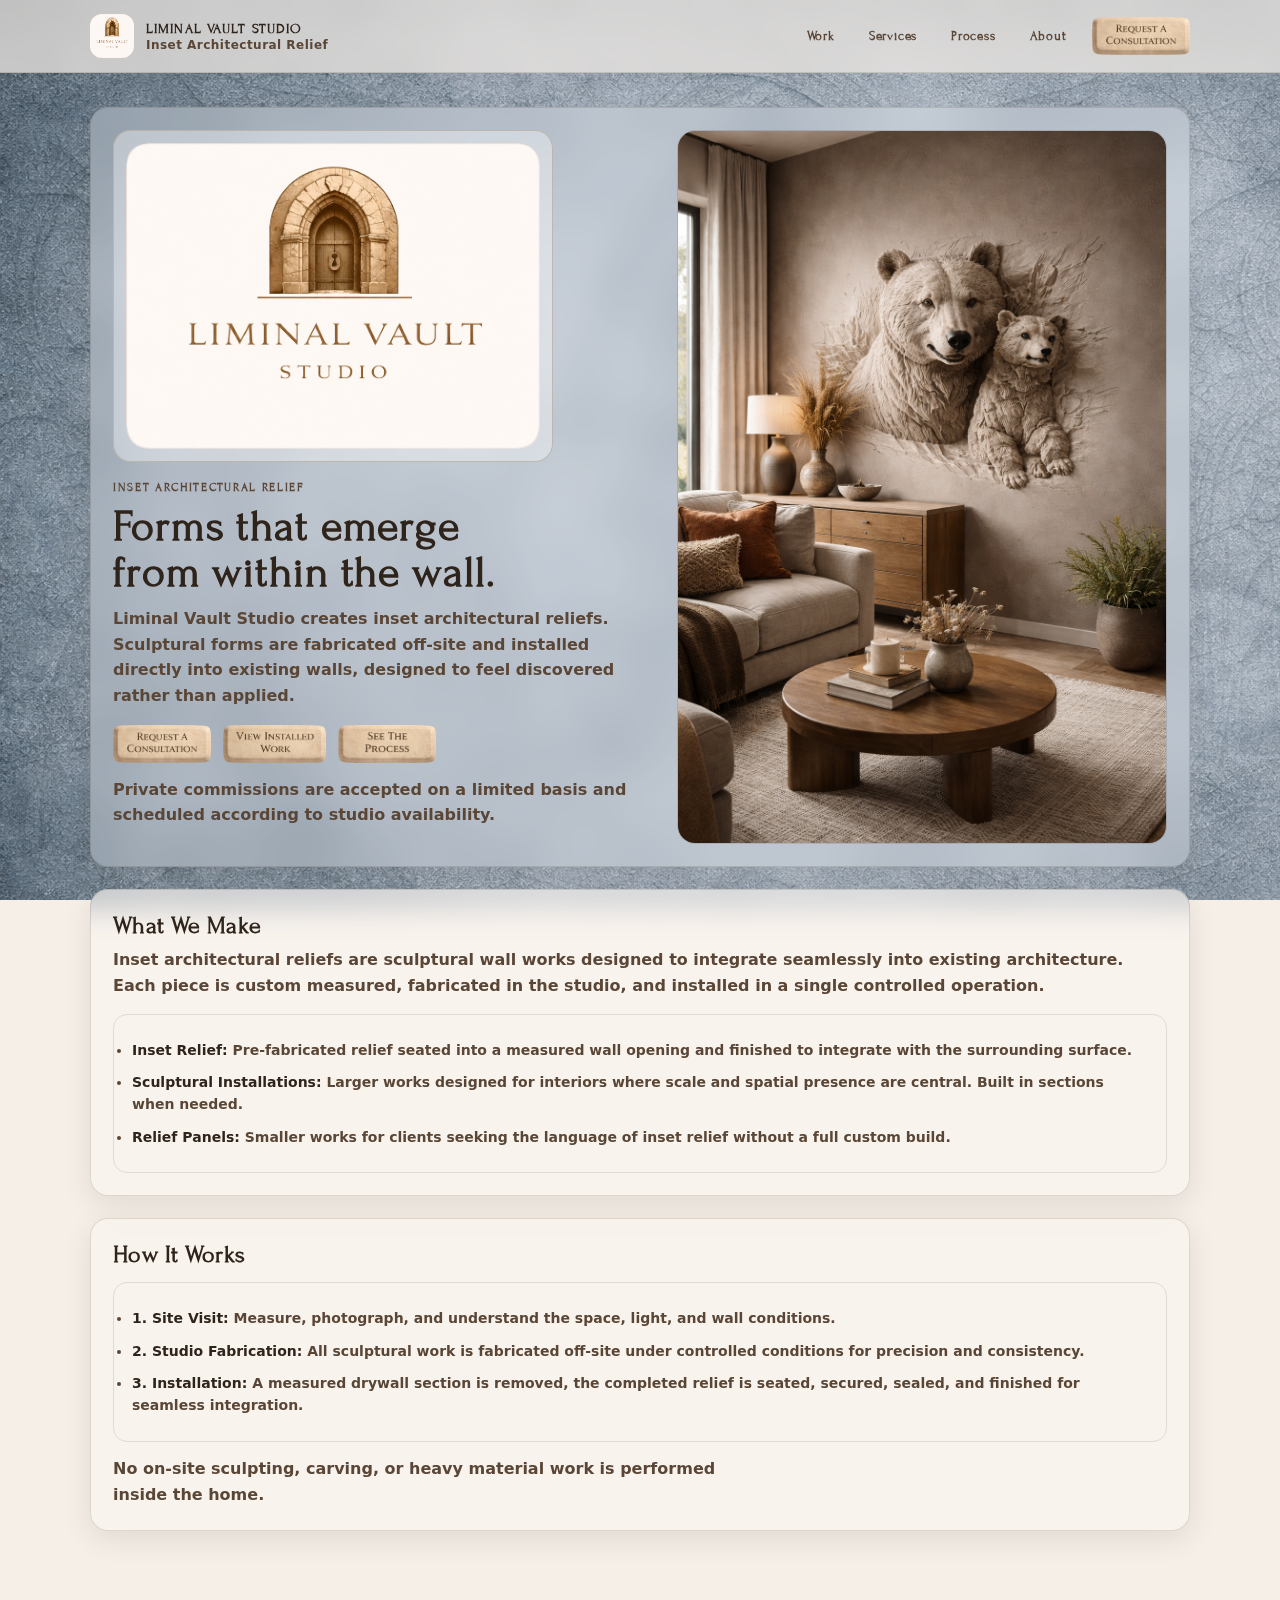
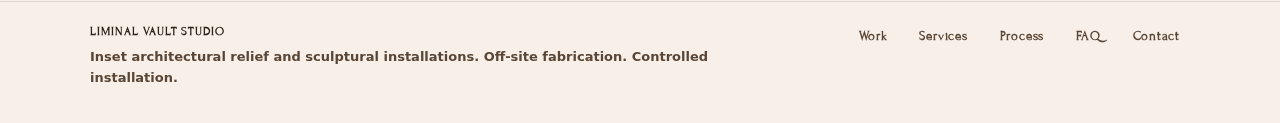
<file: index.html>
<!doctype html>
<html lang="en">
<head>
  <meta charset="utf-8" />
  <title>Liminal Vault Studio | Inset Architectural Relief</title>
  <meta name="viewport" content="width=device-width, initial-scale=1" />
  <meta name="description" content="Inset architectural relief and sculptural installations. Off-site fabrication, controlled installation, quiet authority." />

  <link rel="preconnect" href="https://fonts.googleapis.com" />
  <link rel="preconnect" href="https://fonts.gstatic.com" crossorigin />
  <link href="https://fonts.googleapis.com/css2?family=Forum&family=Cinzel:wght@500;700&display=swap" rel="stylesheet" />
  <link rel="stylesheet" href="styles.css" />
</head>

<body>
  <header class="site-header">
    <div class="wrap header-inner">
      <a class="brand" href="index.html" aria-label="Liminal Vault Studio home">
        <img src="assets/lvs-logo.png" alt="Liminal Vault Studio logo" />
        <div class="title">
          <strong>Liminal Vault Studio</strong>
          <span>Inset Architectural Relief</span>
        </div>
      </a>

      <nav class="nav" aria-label="Primary">
        <a href="work.html">Work</a>
        <a href="services.html">Services</a>
        <a href="process.html">Process</a>
        <a href="about.html">About</a>

        <!-- PNG CTA in nav -->
        <a href="contact.html" class="cta cta-img" aria-label="Request Consultation">
          <img src="lvs-btns/req-consult.png" alt="Request Consultation" />
        </a>
      </nav>
    </div>
  </header>

  <main class="main">
    <div class="wrap">

      <!-- HERO -->
      <section class="panel hero">
        <div class="hero-grid">

          <!-- LEFT: LOGO + COPY -->
          <div>
            <div class="hero-logo" aria-label="Liminal Vault Studio mark">
              <img src="assets/lvs-logo.png" alt="Liminal Vault Studio" />
            </div>

            <p class="kicker">Inset Architectural Relief</p>

            <h1 class="h1">
              Forms that emerge<br />
              from within the wall.
            </h1>

            <p class="lead">
              Liminal Vault Studio creates inset architectural reliefs.
              Sculptural forms are fabricated off-site and installed directly into existing walls,
              designed to feel discovered rather than applied.
            </p>

            <!-- PNG BUTTONS -->
            <div class="btn-row" aria-label="Primary actions">
              <a class="btn-img" href="contact.html" aria-label="Request a Consultation">
                <img src="lvs-btns/req-consult.png" alt="Request a Consultation" />
              </a>

              <a class="btn-img" href="work.html" aria-label="View Installed Work">
                <img src="lvs-btns/view-installed-work.png" alt="View Installed Work" />
              </a>

              <a class="btn-img" href="process.html" aria-label="See the Process">
                <img src="lvs-btns/see-process.png" alt="See the Process" />
              </a>
            </div>

            <p class="lead" style="margin-top:14px">
              Private commissions are accepted on a limited basis and scheduled according to studio availability.
            </p>
          </div>

          <!-- RIGHT: PROOF IMAGE -->
          <div class="hero-media">
            <img
              src="assets/bears.png"
              alt="Inset architectural relief of a bear and cub emerging from a wall"
            />
          </div>

        </div>
      </section>

      <!-- WHAT WE MAKE -->
      <section class="panel section">
        <h2>What We Make</h2>
        <p>
          Inset architectural reliefs are sculptural wall works designed to integrate seamlessly into existing architecture.
          Each piece is custom measured, fabricated in the studio, and installed in a single controlled operation.
        </p>

        <ul class="note" style="margin-top:14px">
          <li><strong>Inset Relief:</strong> Pre-fabricated relief seated into a measured wall opening and finished to integrate with the surrounding surface.</li>
          <li><strong>Sculptural Installations:</strong> Larger works designed for interiors where scale and spatial presence are central. Built in sections when needed.</li>
          <li><strong>Relief Panels:</strong> Smaller works for clients seeking the language of inset relief without a full custom build.</li>
        </ul>
      </section>

      <!-- HOW IT WORKS -->
      <section class="panel section">
        <h2>How It Works</h2>

        <ul class="note" style="margin-top:14px">
          <li><strong>1. Site Visit:</strong> Measure, photograph, and understand the space, light, and wall conditions.</li>
          <li><strong>2. Studio Fabrication:</strong> All sculptural work is fabricated off-site under controlled conditions for precision and consistency.</li>
          <li><strong>3. Installation:</strong> A measured drywall section is removed, the completed relief is seated, secured, sealed, and finished for seamless integration.</li>
        </ul>

        <p class="lead" style="margin-top:14px">
          No on-site sculpting, carving, or heavy material work is performed inside the home.
        </p>
      </section>

    </div>
  </main>

  <footer class="site-footer">
    <div class="wrap footer-inner">
      <div class="left">
        <strong>Liminal Vault Studio</strong>
        <p>
          Inset architectural relief and sculptural installations.
          Off-site fabrication. Controlled installation.
        </p>
      </div>
      <div class="footer-links">
        <a href="work.html">Work</a>
        <a href="services.html">Services</a>
        <a href="process.html">Process</a>
        <a href="faq.html">FAQ</a>
        <a href="contact.html">Contact</a>
      </div>
    </div>
  </footer>
</body>
</html>
</file>
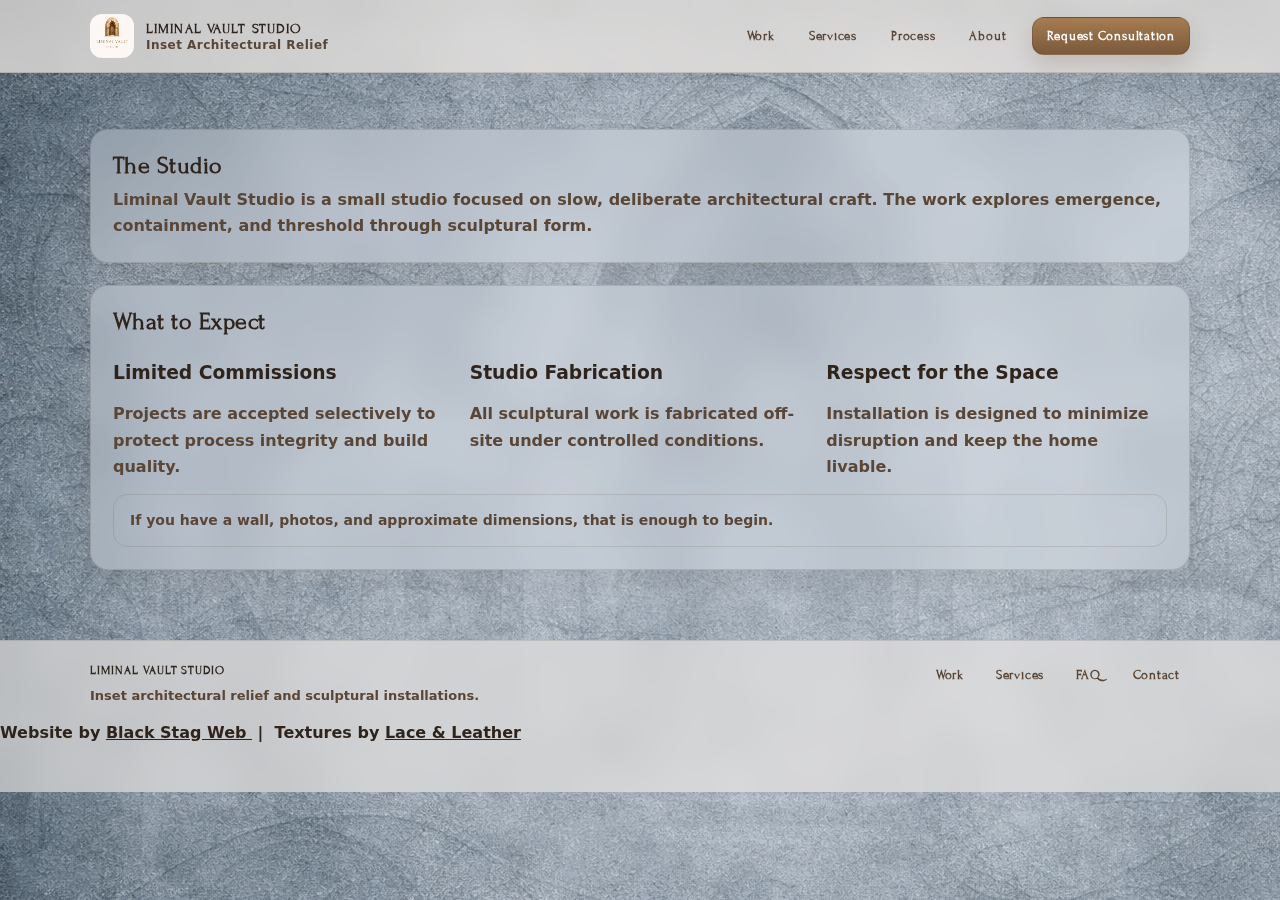
<file: about.html>
<!doctype html>
<html lang="en">
<head>
  <meta charset="utf-8" />
  <title>About | Liminal Vault Studio</title>
  <meta name="viewport" content="width=device-width, initial-scale=1" />
  <meta name="description" content="A small studio focused on slow, deliberate architectural craft." />

  <link rel="preconnect" href="https://fonts.googleapis.com" />
<link rel="preconnect" href="https://fonts.gstatic.com" crossorigin />
<link href="https://fonts.googleapis.com/css2?family=Forum&family=Cinzel:wght@500;700&display=swap" rel="stylesheet" />
<link rel="stylesheet" href="styles.css" />
</head>

<body>
  <header class="site-header">
    <div class="wrap header-inner">
      <a class="brand" href="index.html">
        <img src="assets/lvs-logo.png" alt="Liminal Vault Studio logo" />
        <div class="title">
          <strong>Liminal Vault Studio</strong>
          <span>Inset Architectural Relief</span>
        </div>
      </a>

      <nav class="nav" aria-label="Primary">
        <a href="work.html">Work</a>
        <a href="services.html">Services</a>
        <a href="process.html">Process</a>
        <a href="about.html">About</a>
        <a href="contact.html" class="cta">Request Consultation</a>
      </nav>
    </div>
  </header>

  <main class="main">
    <div class="wrap">
      <section class="panel section">
        <h2>The Studio</h2>
        <p>
          Liminal Vault Studio is a small studio focused on slow, deliberate architectural craft.
          The work explores emergence, containment, and threshold through sculptural form.
        </p>
      </section>

      <section class="panel section">
        <h2>What to Expect</h2>
        <div class="grid-3">
          <div class="card">
            <h3>Limited Commissions</h3>
            <p>Projects are accepted selectively to protect process integrity and build quality.</p>
          </div>
          <div class="card">
            <h3>Studio Fabrication</h3>
            <p>All sculptural work is fabricated off-site under controlled conditions.</p>
          </div>
          <div class="card">
            <h3>Respect for the Space</h3>
            <p>Installation is designed to minimize disruption and keep the home livable.</p>
          </div>
        </div>

        <div class="note">
          If you have a wall, photos, and approximate dimensions, that is enough to begin.
        </div>
      </section>
    </div>
  </main>

  <footer class="site-footer">
    <div class="wrap footer-inner">
      <div class="left">
        <strong>Liminal Vault Studio</strong>
        <p>Inset architectural relief and sculptural installations.</p>
      </div>
      <div class="footer-links">
        <a href="work.html">Work</a>
        <a href="services.html">Services</a>
        <a href="faq.html">FAQ</a>
        <a href="contact.html">Contact</a>
      </div>
    </div>
    <div class="footer-attribution">
  <p>
    Website by
    <a href="https://blackstagweb.com" target="_blank" rel="noopener">
      Black Stag Web
    </a>
    &nbsp;|&nbsp;
    Textures by
    <a href="https://laceleatherarcane.com" target="_blank" rel="noopener">
      Lace &amp; Leather
    </a>
  </p>
</div>
  </footer>
</body>
</html>
</file>
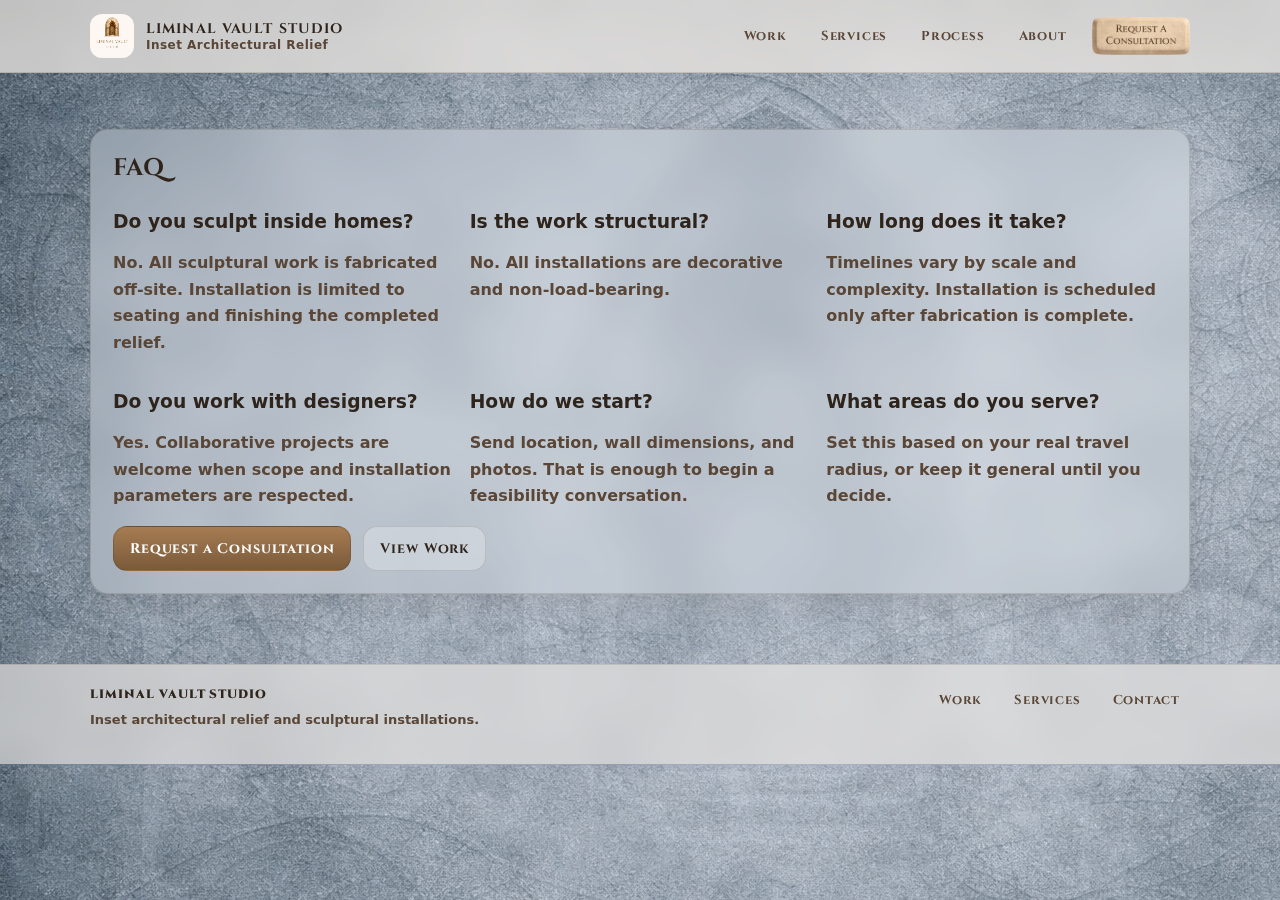
<file: faq.html>
<!doctype html>
<html lang="en">
<head>
  <meta charset="utf-8" />
  <title>FAQ | Liminal Vault Studio</title>
  <meta name="viewport" content="width=device-width, initial-scale=1" />
  <meta name="description" content="Answers about fabrication, installation, and scope." />

  <link rel="preconnect" href="https://fonts.googleapis.com" />
  <link rel="preconnect" href="https://fonts.gstatic.com" crossorigin />
  <link href="https://fonts.googleapis.com/css2?family=Cinzel:wght@500;700&display=swap" rel="stylesheet" />
  <link rel="stylesheet" href="styles.css" />
</head>

<body>
  <header class="site-header">
    <div class="wrap header-inner">
      <a class="brand" href="index.html">
        <img src="assets/lvs-logo.png" alt="Liminal Vault Studio logo" />
        <div class="title">
          <strong>Liminal Vault Studio</strong>
          <span>Inset Architectural Relief</span>
        </div>
      </a>

      <nav class="nav" aria-label="Primary">
        <a href="work.html">Work</a>
        <a href="services.html">Services</a>
        <a href="process.html">Process</a>
        <a href="about.html">About</a>
        <a href="contact.html" class="cta cta-img" aria-label="Request Consultation">
  <img src="lvs-btns/req-consult.png" alt="Request Consultation" />
</a>
      </nav>
    </div>
  </header>

  <main class="main">
    <div class="wrap">
      <section class="panel section">
        <h2>FAQ</h2>

        <div class="grid-3">
          <div class="card">
            <h3>Do you sculpt inside homes?</h3>
            <p>No. All sculptural work is fabricated off-site. Installation is limited to seating and finishing the completed relief.</p>
          </div>

          <div class="card">
            <h3>Is the work structural?</h3>
            <p>No. All installations are decorative and non-load-bearing.</p>
          </div>

          <div class="card">
            <h3>How long does it take?</h3>
            <p>Timelines vary by scale and complexity. Installation is scheduled only after fabrication is complete.</p>
          </div>

          <div class="card">
            <h3>Do you work with designers?</h3>
            <p>Yes. Collaborative projects are welcome when scope and installation parameters are respected.</p>
          </div>

          <div class="card">
            <h3>How do we start?</h3>
            <p>Send location, wall dimensions, and photos. That is enough to begin a feasibility conversation.</p>
          </div>

          <div class="card">
            <h3>What areas do you serve?</h3>
            <p>Set this based on your real travel radius, or keep it general until you decide.</p>
          </div>
        </div>

        <div class="hero-actions" style="margin-top:16px">
          <a class="btn primary" href="contact.html">Request a Consultation</a>
          <a class="btn" href="work.html">View Work</a>
        </div>
      </section>
    </div>
  </main>

  <footer class="site-footer">
    <div class="wrap footer-inner">
      <div class="left">
        <strong>Liminal Vault Studio</strong>
        <p>Inset architectural relief and sculptural installations.</p>
      </div>
      <div class="footer-links">
        <a href="work.html">Work</a>
        <a href="services.html">Services</a>
        <a href="contact.html">Contact</a>
      </div>
    </div>
  </footer>
</body>
</html>
</file>
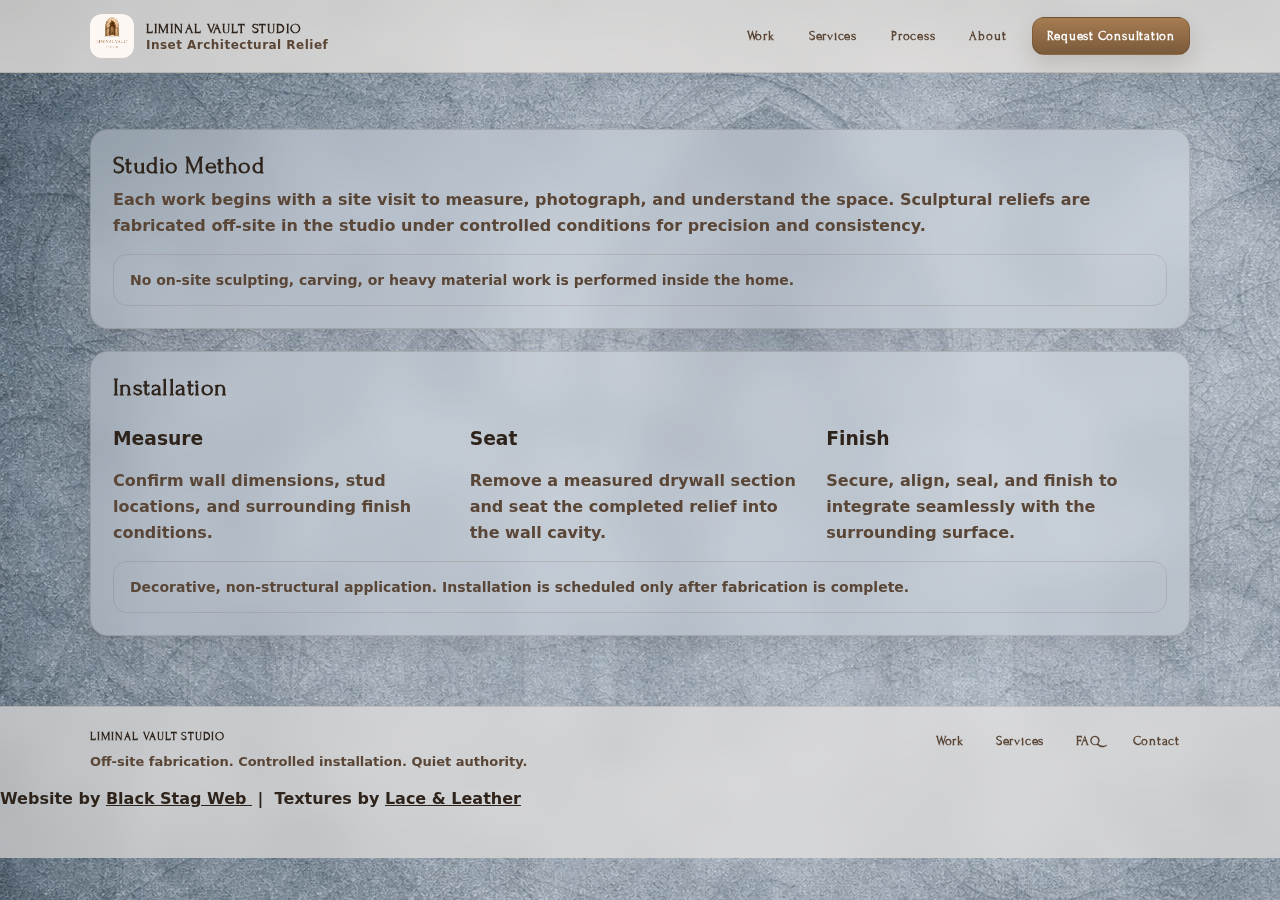
<file: process.html>
<!doctype html>
<html lang="en">
<head>
  <meta charset="utf-8" />
  <title>Process | Liminal Vault Studio</title>
  <meta name="viewport" content="width=device-width, initial-scale=1" />
  <meta name="description" content="Off-site fabrication and controlled installation for inset architectural relief." />

  <link rel="preconnect" href="https://fonts.googleapis.com" />
<link rel="preconnect" href="https://fonts.gstatic.com" crossorigin />
<link href="https://fonts.googleapis.com/css2?family=Forum&family=Cinzel:wght@500;700&display=swap" rel="stylesheet" />
<link rel="stylesheet" href="styles.css" />
</head>

<body>
  <header class="site-header">
    <div class="wrap header-inner">
      <a class="brand" href="index.html">
        <img src="assets/lvs-logo.png" alt="Liminal Vault Studio logo" />
        <div class="title">
          <strong>Liminal Vault Studio</strong>
          <span>Inset Architectural Relief</span>
        </div>
      </a>

      <nav class="nav" aria-label="Primary">
        <a href="work.html">Work</a>
        <a href="services.html">Services</a>
        <a href="process.html">Process</a>
        <a href="about.html">About</a>
        <a href="contact.html" class="cta">Request Consultation</a>
      </nav>
    </div>
  </header>

  <main class="main">
    <div class="wrap">
      <section class="panel section">
        <h2>Studio Method</h2>
        <p>
          Each work begins with a site visit to measure, photograph, and understand the space.
          Sculptural reliefs are fabricated off-site in the studio under controlled conditions for precision and consistency.
        </p>
        <div class="note">
          No on-site sculpting, carving, or heavy material work is performed inside the home.
        </div>
      </section>

      <section class="panel section">
        <h2>Installation</h2>
        <div class="grid-3">
          <div class="card">
            <h3>Measure</h3>
            <p>Confirm wall dimensions, stud locations, and surrounding finish conditions.</p>
          </div>
          <div class="card">
            <h3>Seat</h3>
            <p>Remove a measured drywall section and seat the completed relief into the wall cavity.</p>
          </div>
          <div class="card">
            <h3>Finish</h3>
            <p>Secure, align, seal, and finish to integrate seamlessly with the surrounding surface.</p>
          </div>
        </div>

        <div class="note">
          Decorative, non-structural application. Installation is scheduled only after fabrication is complete.
        </div>
      </section>
    </div>
  </main>

  <footer class="site-footer">
    <div class="wrap footer-inner">
      <div class="left">
        <strong>Liminal Vault Studio</strong>
        <p>Off-site fabrication. Controlled installation. Quiet authority.</p>
      </div>
      <div class="footer-links">
        <a href="work.html">Work</a>
        <a href="services.html">Services</a>
        <a href="faq.html">FAQ</a>
        <a href="contact.html">Contact</a>
      </div>
    </div>
    <div class="footer-attribution">
  <p>
    Website by
    <a href="https://blackstagweb.com" target="_blank" rel="noopener">
      Black Stag Web
    </a>
    &nbsp;|&nbsp;
    Textures by
    <a href="https://laceleatherarcane.com" target="_blank" rel="noopener">
      Lace &amp; Leather
    </a>
  </p>
</div>
  </footer>
</body>
</html>
</file>
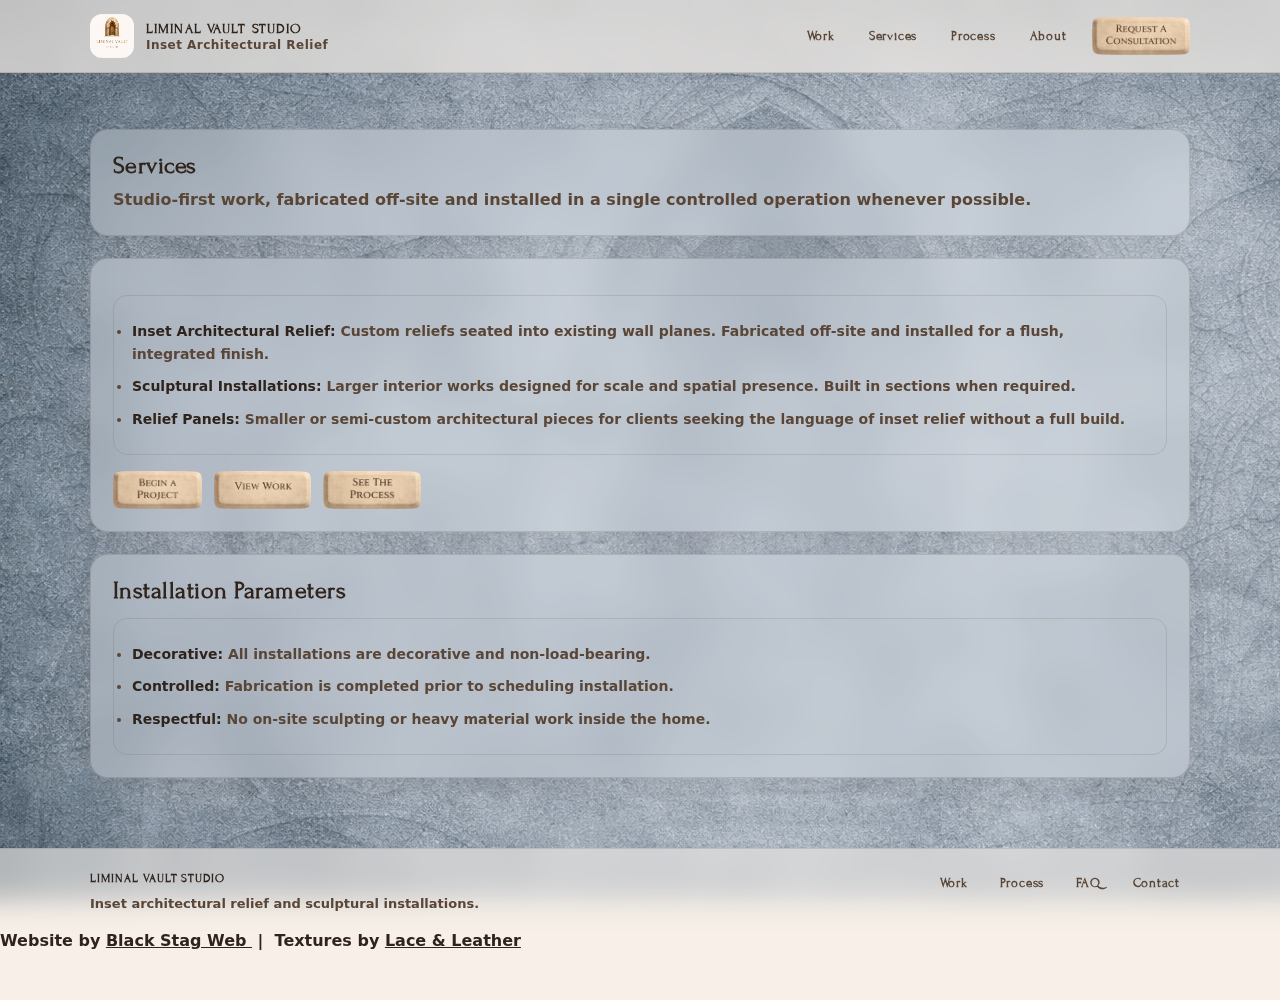
<file: services.html>
<!doctype html>
<html lang="en">
<head>
  <meta charset="utf-8" />
  <title>Services | Liminal Vault Studio</title>
  <meta name="viewport" content="width=device-width, initial-scale=1" />
  <meta name="description" content="Inset architectural relief, sculptural installations, and relief panels." />

  <link rel="preconnect" href="https://fonts.googleapis.com" />
  <link rel="preconnect" href="https://fonts.gstatic.com" crossorigin />
  <link href="https://fonts.googleapis.com/css2?family=Forum&family=Cinzel:wght@500;700&display=swap" rel="stylesheet" />
  <link rel="stylesheet" href="styles.css" />
</head>

<body>
  <header class="site-header">
    <div class="wrap header-inner">
      <a class="brand" href="index.html">
        <img src="assets/lvs-logo.png" alt="Liminal Vault Studio logo" />
        <div class="title">
          <strong>Liminal Vault Studio</strong>
          <span>Inset Architectural Relief</span>
        </div>
      </a>

      <nav class="nav" aria-label="Primary">
        <a href="work.html">Work</a>
        <a href="services.html">Services</a>
        <a href="process.html">Process</a>
        <a href="about.html">About</a>

        <!-- PNG CTA in nav -->
        <a href="contact.html" class="cta cta-img" aria-label="Request Consultation">
          <img src="lvs-btns/req-consult.png" alt="Request Consultation" />
        </a>
      </nav>
    </div>
  </header>

  <main class="main">
    <div class="wrap">
      <section class="panel section">
        <h2>Services</h2>
        <p>Studio-first work, fabricated off-site and installed in a single controlled operation whenever possible.</p>
      </section>

      <!-- SERVICES (no cards) -->
      <section class="panel section">
        <ul class="note">
          <li><strong>Inset Architectural Relief:</strong> Custom reliefs seated into existing wall planes. Fabricated off-site and installed for a flush, integrated finish.</li>
          <li><strong>Sculptural Installations:</strong> Larger interior works designed for scale and spatial presence. Built in sections when required.</li>
          <li><strong>Relief Panels:</strong> Smaller or semi-custom architectural pieces for clients seeking the language of inset relief without a full build.</li>
        </ul>

        <!-- PNG BUTTONS -->
        <div class="btn-row" style="margin-top:16px" aria-label="Service actions">
          <a class="btn-img" href="contact.html" aria-label="Begin a Project">
            <img src="lvs-btns/begin-project.png" alt="Begin a Project" />
          </a>

          <a class="btn-img" href="work.html" aria-label="View Work">
            <img src="lvs-btns/view-work.png" alt="View Work" />
          </a>

          <a class="btn-img" href="process.html" aria-label="See the Process">
            <img src="lvs-btns/see-process.png" alt="See the Process" />
          </a>
        </div>
      </section>

      <section class="panel section">
        <h2>Installation Parameters</h2>

        <ul class="note" style="margin-top:14px">
          <li><strong>Decorative:</strong> All installations are decorative and non-load-bearing.</li>
          <li><strong>Controlled:</strong> Fabrication is completed prior to scheduling installation.</li>
          <li><strong>Respectful:</strong> No on-site sculpting or heavy material work inside the home.</li>
        </ul>
      </section>
    </div>
  </main>

  <footer class="site-footer">
    <div class="wrap footer-inner">
      <div class="left">
        <strong>Liminal Vault Studio</strong>
        <p>Inset architectural relief and sculptural installations.</p>
      </div>
      <div class="footer-links">
        <a href="work.html">Work</a>
        <a href="process.html">Process</a>
        <a href="faq.html">FAQ</a>
        <a href="contact.html">Contact</a>
      </div>
    </div>
    <div class="footer-attribution">
  <p>
    Website by
    <a href="https://blackstagweb.com" target="_blank" rel="noopener">
      Black Stag Web
    </a>
    &nbsp;|&nbsp;
    Textures by
    <a href="https://laceleatherarcane.com" target="_blank" rel="noopener">
      Lace &amp; Leather
    </a>
  </p>
</div>
  </footer>
</body>
</html>
</file>
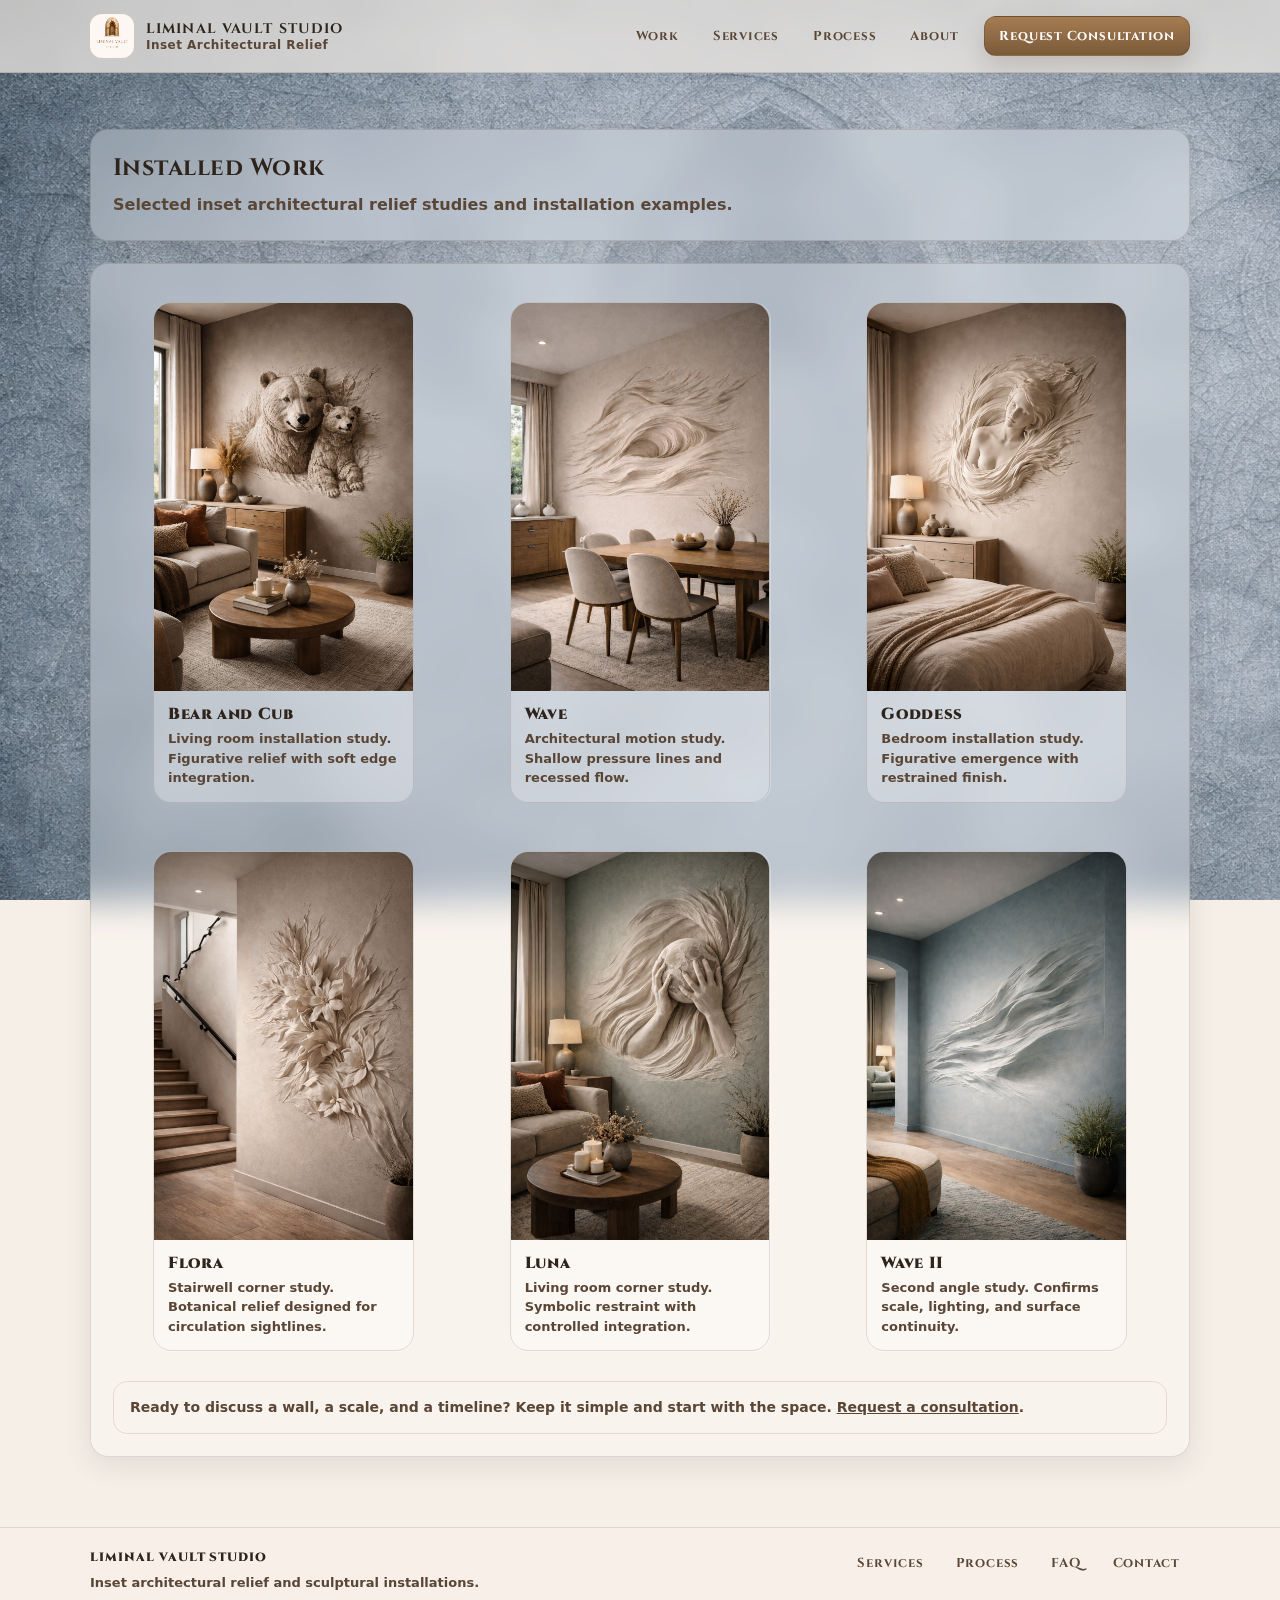
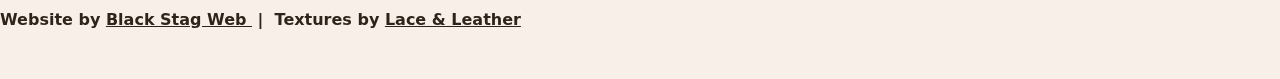
<file: work.html>
<!doctype html>
<html lang="en">
<head>
  <meta charset="utf-8" />
  <title>Work | Liminal Vault Studio</title>
  <meta name="viewport" content="width=device-width, initial-scale=1" />
  <meta name="description" content="Selected inset architectural relief studies and installation examples." />

  <link rel="preconnect" href="https://fonts.googleapis.com" />
  <link rel="preconnect" href="https://fonts.gstatic.com" crossorigin />
  <link href="https://fonts.googleapis.com/css2?family=Cinzel:wght@500;700&display=swap" rel="stylesheet" />
  <link rel="stylesheet" href="styles.css" />
</head>

<body>
  <header class="site-header">
    <div class="wrap header-inner">
      <a class="brand" href="index.html">
        <img src="assets/lvs-logo.png" alt="Liminal Vault Studio logo" />
        <div class="title">
          <strong>Liminal Vault Studio</strong>
          <span>Inset Architectural Relief</span>
        </div>
      </a>

      <nav class="nav" aria-label="Primary">
        <a href="work.html">Work</a>
        <a href="services.html">Services</a>
        <a href="process.html">Process</a>
        <a href="about.html">About</a>
        <a href="contact.html" class="cta">Request Consultation</a>
      </nav>
    </div>
  </header>

  <main class="main">
    <div class="wrap">
      <section class="panel section">
        <h2>Installed Work</h2>
        <p>Selected inset architectural relief studies and installation examples.</p>
      </section>

      <section class="panel section">
        <div class="gallery">
          <figure class="figure">
            <img src="assets/bears.png" alt="Bear and cub inset wall relief" />
            <figcaption>
              <strong>Bear and Cub</strong>
              <span>Living room installation study. Figurative relief with soft edge integration.</span>
            </figcaption>
          </figure>

          <figure class="figure">
            <img src="assets/wave.png" alt="Abstract wave inset wall relief" />
            <figcaption>
              <strong>Wave</strong>
              <span>Architectural motion study. Shallow pressure lines and recessed flow.</span>
            </figcaption>
          </figure>

          <figure class="figure">
            <img src="assets/goddess.png" alt="Figurative inset wall relief" />
            <figcaption>
              <strong>Goddess</strong>
              <span>Bedroom installation study. Figurative emergence with restrained finish.</span>
            </figcaption>
          </figure>

          <figure class="figure">
            <img src="assets/flora.png" alt="Floral inset wall relief" />
            <figcaption>
              <strong>Flora</strong>
              <span>Stairwell corner study. Botanical relief designed for circulation sightlines.</span>
            </figcaption>
          </figure>

          <figure class="figure">
            <img src="assets/luna.png" alt="Hands holding a moon inset relief" />
            <figcaption>
              <strong>Luna</strong>
              <span>Living room corner study. Symbolic restraint with controlled integration.</span>
            </figcaption>
          </figure>

          <figure class="figure">
            <img src="assets/wave-2.png" alt="Abstract wave inset wall relief second angle" />
            <figcaption>
              <strong>Wave II</strong>
              <span>Second angle study. Confirms scale, lighting, and surface continuity.</span>
            </figcaption>
          </figure>
        </div>

        <div class="note">
          Ready to discuss a wall, a scale, and a timeline? Keep it simple and start with the space.
          <a href="contact.html">Request a consultation</a>.
        </div>
      </section>
    </div>
  </main>

  <footer class="site-footer">
    <div class="wrap footer-inner">
      <div class="left">
        <strong>Liminal Vault Studio</strong>
        <p>Inset architectural relief and sculptural installations.</p>
      </div>
      <div class="footer-links">
        <a href="services.html">Services</a>
        <a href="process.html">Process</a>
        <a href="faq.html">FAQ</a>
        <a href="contact.html">Contact</a>
      </div>
    </div>
    <div class="footer-attribution">
  <p>
    Website by
    <a href="https://blackstagweb.com" target="_blank" rel="noopener">
      Black Stag Web
    </a>
    &nbsp;|&nbsp;
    Textures by
    <a href="https://laceleatherarcane.com" target="_blank" rel="noopener">
      Lace &amp; Leather
    </a>
  </p>
</div>
  </footer>
</body>
</html>
</file>
<file: styles.css>
/* styles.css */
/* Liminal Vault Studio styles */

:root{
  --bg-fallback:#f6efe8;
  --ink:#2f241b;
  --ink-soft:#5a4636;

  /* ULTRA GLASS (more transparent) */
  --paper: rgba(255,255,255,0.28);
  --paper-strong: rgba(255,255,255,0.38);

  --line: rgba(83, 62, 45, 0.16);
  --accent:#7a5a3a;
  --accent-2:#a67c52;

  /* lighter, less "cardy" shadow */
  --shadow: 0 8px 28px rgba(40, 28, 18, 0.10);

  --radius:18px;
  --radius-sm:14px;
  --max:1100px;

  /* papyrus-ish voice */
  --serif:"Forum","Cinzel","Cormorant Garamond",Georgia,serif;
  --sans:system-ui,-apple-system,"Segoe UI",Roboto,Inter,Arial,sans-serif;
}

*{box-sizing:border-box}
html,body{height:100%}

body{
  margin:0;
  color:var(--ink);
  font-family:var(--sans);
  background-color:var(--bg-fallback);
  background-image:url("assets/lvs-web-bg.png");
  background-repeat:repeat;
  background-size:auto;
  background-attachment:fixed;
}

@media (max-width: 768px){
  body{
    background-image:url("assets/lvs-mobile-bg.png");
    background-attachment:scroll;
  }
}

a{color:inherit}
img{max-width:100%; height:auto; display:block}

.wrap{
  width:min(var(--max), calc(100% - 40px));
  margin:0 auto;
}

.site-header{
  position:sticky;
  top:0;
  z-index:50;
  backdrop-filter:saturate(120%) blur(10px);
  background:rgba(246, 239, 232, 0.70);
  border-bottom:1px solid var(--line);
}

.header-inner{
  display:flex;
  align-items:center;
  justify-content:space-between;
  gap:18px;
  padding:14px 0;
}

.brand{
  display:flex;
  align-items:center;
  gap:12px;
  text-decoration:none;
  min-width: 220px;
}

.brand img{
  width:44px;
  height:44px;
  border-radius:12px;
}

.brand .title{line-height:1.0}

.brand .title strong{
  display:block;
  font-family:var(--serif);
  letter-spacing:0.08em;
  font-weight:700;
  font-size:14px;
  text-transform:uppercase;
}

.brand .title span{
  display:block;
  margin-top:3px;
  font-size:12px;
  color:var(--ink-soft);
  letter-spacing:0.04em;
}

.nav{
  display:flex;
  align-items:center;
  gap:18px;
  flex-wrap:wrap;
  justify-content:flex-end;
}

.nav a{
  text-decoration:none;
  font-size:13px;
  color:var(--ink-soft);
  padding:10px 8px;
  border-radius:12px;
  font-family:var(--serif);
  letter-spacing:0.06em;
}

.nav a:hover{
  background:rgba(255,255,255,0.22);
  color:var(--ink);
}

/* IMPORTANT: apply the classic CTA styling ONLY to text CTAs, not image CTAs */
.nav .cta:not(.cta-img){
  padding:10px 14px;
  color:#fff;
  background:linear-gradient(180deg, var(--accent-2), var(--accent));
  border:1px solid rgba(60, 40, 24, 0.22);
  box-shadow:0 10px 24px rgba(55, 36, 20, 0.16);
}

.nav .cta:not(.cta-img):hover{filter:brightness(1.03)}

/* PNG CTA in nav */
.nav .cta.cta-img{
  padding:0;
  background:transparent;
  border:0;
  box-shadow:none;
}

.nav .cta.cta-img:hover{
  background:transparent;
}

.nav .cta.cta-img img{
  height:38px;
  width:auto;
  display:block;
  box-shadow:none;
  filter:none;
  transition: transform 140ms ease, filter 140ms ease, opacity 140ms ease;
}

@media (max-width: 880px){
  .brand{min-width:auto}
  .brand .title span{display:none}
  .nav{gap:10px}
  .nav a{padding:9px 8px}
}

.main{padding:34px 0 70px}

/* GLASS PANEL (more transparent, more blur, less shadow) */
.panel{
  background: var(--paper);
  border:1px solid var(--line);
  border-radius:var(--radius);
  box-shadow:var(--shadow);
  backdrop-filter: blur(18px) saturate(120%);
}

/* REMOVE INNER LIGHT RECTANGLES (keep only the glass panel) */
.panel > *,
.panel .note,
.panel ul,
.panel ul.note,
.panel .card,
.panel .grid-3,
.panel .figure,
.panel .hero-media{
  background: transparent !important;
}

.hero{padding:22px}

.hero-grid{
  display:grid;
  grid-template-columns: 1.05fr 0.95fr;
  gap:22px;
  align-items:stretch;
}

@media (max-width: 900px){
  .hero-grid{grid-template-columns:1fr}
}

.kicker{
  font-size:12px;
  letter-spacing:0.14em;
  text-transform:uppercase;
  color:var(--ink-soft);
  margin:0 0 10px;
  font-family:var(--serif);
}

.h1{
  margin:0 0 10px;
  font-family:var(--serif);
  letter-spacing:0.02em;
  font-size:44px;
  line-height:1.05;
}

@media (max-width: 520px){
  .h1{font-size:36px}
}

.lead{
  margin:0 0 16px;
  color:var(--ink-soft);
  font-size:16px;
  line-height:1.6;
  max-width:58ch;
}

/* HERO LOGO OUTLINE (index uses .hero-logo wrapper) */
.hero-logo{
  max-width:440px;
  width:100%;
  margin:0 0 18px;
  border:1px solid rgba(183, 176, 166, 0.85); /* stone outline */
  border-radius:18px;
  padding:12px;
  background:rgba(255,255,255,0.12);
  backdrop-filter: blur(14px) saturate(120%);
}

.hero-logo img{
  width:100%;
  height:auto;
  display:block;
}

.hero-actions{
  display:flex;
  gap:12px;
  flex-wrap:wrap;
  margin-top:14px;
}

/* Original CSS buttons still exist for other pages */
.btn{
  display:inline-flex;
  align-items:center;
  justify-content:center;
  gap:10px;
  text-decoration:none;
  padding:12px 16px;
  border-radius:14px;
  font-size:14px;
  border:1px solid rgba(83, 62, 45, 0.16);
  background:rgba(255,255,255,0.26);
  font-family:var(--serif);
  letter-spacing:0.06em;
  transition: transform 140ms ease, filter 140ms ease, background 140ms ease;
}

.btn:hover{
  background:rgba(255,255,255,0.34);
  transform: translateY(-1px);
  filter: brightness(1.03) contrast(1.02);
}

.btn:active{
  transform: translateY(0px) scale(0.99);
  filter: brightness(0.98);
}

.btn.primary{
  color:#fff;
  border:1px solid rgba(60, 40, 24, 0.22);
  background:linear-gradient(180deg, var(--accent-2), var(--accent));
}

.btn.primary:hover{filter:brightness(1.03) contrast(1.02)}
.btn.ghost{background:transparent}

/* PNG BUTTON ROWS */
.btn-row{
  display:flex;
  gap:12px;
  flex-wrap:wrap;
  align-items:center;
  margin-top:14px;
}

.btn-img{
  display:inline-flex;
  align-items:center;
  justify-content:center;
  text-decoration:none;
  border-radius:14px;
  padding:0;
}

.btn-img img{
  height:38px;
  width:auto;
  display:block;
  box-shadow:none;
  filter:none;
  transition: transform 140ms ease, filter 140ms ease, opacity 140ms ease;
}

/* PNG BUTTON HOVER */
.btn-img:hover img,
.nav .cta.cta-img:hover img{
  transform: translateY(-1px);
  filter: brightness(1.04) contrast(1.02);
}

.btn-img:active img,
.nav .cta.cta-img:active img{
  transform: translateY(0px) scale(0.99);
  filter: brightness(0.98);
}

@media (max-width: 520px){
  .btn-img img,
  .nav .cta.cta-img img{
    height:34px;
  }
}

.hero-media{
  border-radius:var(--radius);
  overflow:hidden;
  border:1px solid var(--line);
}

.hero-media img{
  width:100%;
  height:100%;
  object-fit:cover;
  aspect-ratio: 4 / 3;
}

.section{
  margin-top:22px;
  padding:22px;
}

.section h2{
  font-family:var(--serif);
  margin:0 0 8px;
  letter-spacing:0.02em;
}

.section p{
  margin:0;
  color:var(--ink-soft);
  line-height:1.65;
}

.note{
  margin-top:14px;
  padding:14px 16px;
  border-radius:14px;
  border:1px solid rgba(83, 62, 45, 0.14);
  background:rgba(255,255,255,0.18);
  color:var(--ink-soft);
  line-height:1.6;
  font-size:14px;
}

/* note lists */
.note ul{margin:0; padding-left:18px}
.note li{margin:10px 0}
.note strong{color:var(--ink)}

/* allow using <ul class="note"> directly */
ul.note{list-style:disc}

/* Keep list formatting readable inside panels */
.panel ul.note{
  margin: 14px 0 0 !important;
  padding-left: 18px !important;
}

.panel .note li{
  margin: 10px 0 !important;
}

.gallery{
  display:grid;
  grid-template-columns:repeat(3, 1fr);
  gap:16px;
}

@media (max-width: 980px){
  .gallery{grid-template-columns:repeat(2, 1fr)}
}

@media (max-width: 560px){
  .gallery{grid-template-columns:1fr}
}

.figure{
  border:1px solid var(--line);
  border-radius:var(--radius);
  overflow:hidden;
  backdrop-filter: blur(18px) saturate(120%);
}

.figure img{width:100%; height:auto}

.figure figcaption{padding:12px 14px 14px}

.figure strong{
  display:block;
  font-family:var(--serif);
  letter-spacing:0.04em;
}

.figure span{
  display:block;
  margin-top:4px;
  color:var(--ink-soft);
  font-size:13px;
  line-height:1.5;
}

.form{
  display:grid;
  gap:12px;
  margin-top:14px;
}

.field{display:grid; gap:6px}

label{
  font-size:13px;
  color:var(--ink-soft);
  font-family:var(--serif);
  letter-spacing:0.04em;
}

input, textarea{
  width:100%;
  border-radius:14px;
  border:1px solid rgba(83, 62, 45, 0.14);
  padding:12px 12px;
  background:rgba(255,255,255,0.26);
  color:var(--ink);
  font-family:var(--sans);
  font-size:14px;
}

textarea{min-height:140px; resize:vertical}

.form-actions{
  display:flex;
  gap:12px;
  flex-wrap:wrap;
  align-items:center;
}

.small{
  font-size:12px;
  color:var(--ink-soft);
  line-height:1.5;
}

.site-footer{
  border-top:1px solid rgba(83, 62, 45, 0.14);
  background:rgba(246, 239, 232, 0.58);
  backdrop-filter: blur(14px) saturate(120%);
  padding:18px 0 34px;
}

.footer-inner{
  display:flex;
  align-items:flex-start;
  justify-content:space-between;
  gap:18px;
  flex-wrap:wrap;
}

.footer-inner .left{max-width:60ch}

.footer-inner strong{
  font-family:var(--serif);
  letter-spacing:0.08em;
  text-transform:uppercase;
  font-size:12px;
}

.footer-inner p{
  margin:8px 0 0;
  color:var(--ink-soft);
  font-size:13px;
  line-height:1.6;
}

.footer-links{
  display:flex;
  gap:12px;
  flex-wrap:wrap;
}

.footer-links a{
  font-size:13px;
  color:var(--ink-soft);
  text-decoration:none;
  padding:8px 10px;
  border-radius:12px;
  font-family:var(--serif);
  letter-spacing:0.06em;
}

.footer-links a:hover{
  background:rgba(255,255,255,0.22);
  color:var(--ink);
}

/* GLOBAL TEXT WEIGHT PATCH */
body { font-weight: 700; }
p, li, span, label, input, textarea, small { font-weight: 700; }
button, .btn, .nav a, .footer-links a { font-weight: 700; }
.h1, .section h2, .brand .title strong { font-weight: 700; }

/* Optional: grid helper if your HTML still references grid-3 */
.grid-3{
  display:grid;
  grid-template-columns: repeat(3, 1fr);
  gap:16px;
}

@media (max-width: 980px){
  .grid-3{grid-template-columns: repeat(2, 1fr)}
}

@media (max-width: 560px){
  .grid-3{grid-template-columns: 1fr}
}

/* If any legacy .card blocks still exist, make sure they do not render as cards */
.card{
  border:0 !important;
  box-shadow:none !important;
  padding:0 !important;
  border-radius:0 !important;
  background:transparent !important;
}
</file>
